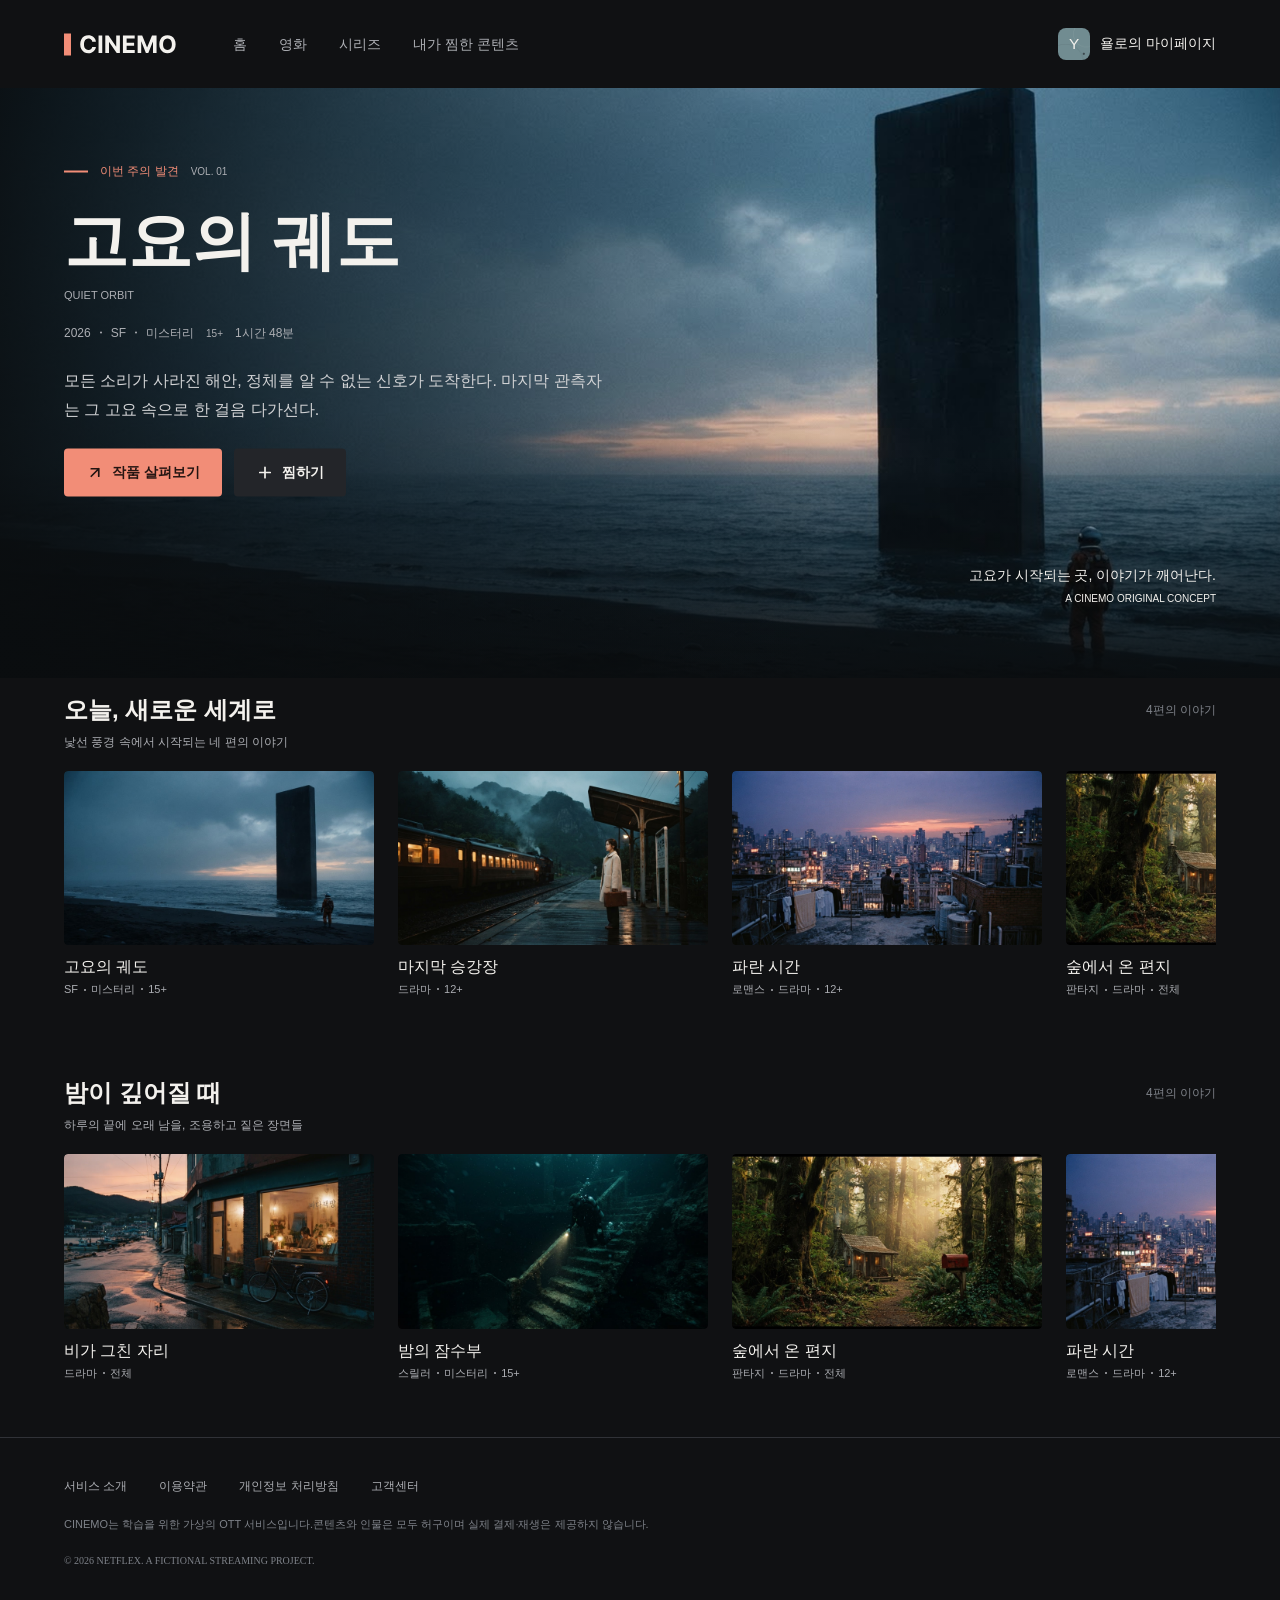
<file: index.html>
<!doctype html>
<html lang="ko">
  <head>
    <meta charset="UTF-8" />
    <meta name="viewport" content="width=device-width, initial-scale=1.0" />
    <title>Cinemo-Home</title>
    <link rel="stylesheet" href="./styles/reset.css" />
    <link rel="stylesheet" href="./styles/style.css" />
  </head>
  <body>
    <header class="header">
      <section class="brand-and-navigation">
        <div class="netflex-identity">
          <h1 class="wordmark">
            <a href="./index.html">
              <svg
                class="brand-mark"
                width="113"
                height="29"
                viewBox="0 0 113 29"
                fill="none"
                xmlns="http://www.w3.org/2000/svg"
              >
                <g clip-path="url(#clip0_2_7727)">
                  <rect y="3.5" width="7" height="22" fill="#F28D77" />
                  <path
                    d="M31.9176 11.6562H28.1847C28.1165 11.1733 27.9773 10.7443 27.767 10.3693C27.5568 9.98864 27.2869 9.66477 26.9574 9.39773C26.6278 9.13068 26.2472 8.92614 25.8153 8.78409C25.3892 8.64205 24.9261 8.57102 24.4261 8.57102C23.5227 8.57102 22.7358 8.79545 22.0653 9.24432C21.3949 9.6875 20.875 10.3352 20.5057 11.1875C20.1364 12.0341 19.9517 13.0625 19.9517 14.2727C19.9517 15.517 20.1364 16.5625 20.5057 17.4091C20.8807 18.2557 21.4034 18.8949 22.0739 19.3267C22.7443 19.7585 23.5199 19.9744 24.4006 19.9744C24.8949 19.9744 25.3523 19.9091 25.7727 19.7784C26.1989 19.6477 26.5767 19.4574 26.9062 19.2074C27.2358 18.9517 27.5085 18.642 27.7244 18.2784C27.946 17.9148 28.0994 17.5 28.1847 17.0341L31.9176 17.0511C31.821 17.8523 31.5795 18.625 31.1932 19.3693C30.8125 20.108 30.2983 20.7699 29.6506 21.3551C29.0085 21.9347 28.2415 22.3949 27.3494 22.7358C26.4631 23.071 25.4602 23.2386 24.3409 23.2386C22.7841 23.2386 21.392 22.8864 20.1648 22.1818C18.9432 21.4773 17.9773 20.4574 17.267 19.1222C16.5625 17.7869 16.2102 16.1705 16.2102 14.2727C16.2102 12.3693 16.5682 10.75 17.2841 9.41477C18 8.07955 18.9716 7.0625 20.1989 6.36364C21.4261 5.65909 22.8068 5.30682 24.3409 5.30682C25.3523 5.30682 26.2898 5.44886 27.1534 5.73295C28.0227 6.01705 28.7926 6.43182 29.4631 6.97727C30.1335 7.51704 30.679 8.17898 31.0994 8.96307C31.5256 9.74716 31.7983 10.6449 31.9176 11.6562ZM38.2543 5.54545V23H34.5639V5.54545H38.2543ZM55.8899 5.54545V23H52.7024L45.1087 12.0142H44.9808V23H41.2905V5.54545H44.5291L52.0632 16.5227H52.2166V5.54545H55.8899ZM58.9389 23V5.54545H70.7003V8.58807H62.6293V12.7472H70.0952V15.7898H62.6293V19.9574H70.7344V23H58.9389ZM73.6342 5.54545H78.1854L82.9922 17.2727H83.1967L88.0035 5.54545H92.5547V23H88.9751V11.6392H88.8303L84.3132 22.9148H81.8757L77.3587 11.5966H77.2138V23H73.6342V5.54545ZM111.635 14.2727C111.635 16.1761 111.274 17.7955 110.553 19.1307C109.837 20.4659 108.859 21.4858 107.621 22.1903C106.388 22.8892 105.001 23.2386 103.462 23.2386C101.911 23.2386 100.518 22.8864 99.2855 22.1818C98.0526 21.4773 97.0781 20.4574 96.3622 19.1222C95.6463 17.7869 95.2884 16.1705 95.2884 14.2727C95.2884 12.3693 95.6463 10.75 96.3622 9.41477C97.0781 8.07955 98.0526 7.0625 99.2855 6.36364C100.518 5.65909 101.911 5.30682 103.462 5.30682C105.001 5.30682 106.388 5.65909 107.621 6.36364C108.859 7.0625 109.837 8.07955 110.553 9.41477C111.274 10.75 111.635 12.3693 111.635 14.2727ZM107.893 14.2727C107.893 13.0398 107.709 12 107.339 11.1534C106.976 10.3068 106.462 9.66477 105.797 9.22727C105.132 8.78977 104.354 8.57102 103.462 8.57102C102.57 8.57102 101.791 8.78977 101.126 9.22727C100.462 9.66477 99.9446 10.3068 99.5753 11.1534C99.2116 12 99.0298 13.0398 99.0298 14.2727C99.0298 15.5057 99.2116 16.5455 99.5753 17.392C99.9446 18.2386 100.462 18.8807 101.126 19.3182C101.791 19.7557 102.57 19.9744 103.462 19.9744C104.354 19.9744 105.132 19.7557 105.797 19.3182C106.462 18.8807 106.976 18.2386 107.339 17.392C107.709 16.5455 107.893 15.5057 107.893 14.2727Z"
                    fill="#F3F1ED"
                  />
                </g>
                <defs>
                  <clipPath id="clip0_2_7727">
                    <rect width="113" height="29" fill="white" />
                  </clipPath>
                </defs>
              </svg>
            </a>
          </h1>
        </div>
        <nav class="primary-navigation">
          <ul>
            <li><a href="./index.html" class="navigation-link">홈</a></li>
            <li><a href="#" class="navigation-link">영화</a></li>
            <li><a href="#" class="navigation-link">시리즈</a></li>
            <li>
              <a href="./mypage.html" class="navigation-link"
                >내가 찜한 콘텐츠</a
              >
            </li>
          </ul>
        </nav>
        <div>
          <a href="./mypage.html" class="my-page-link">
            <span class="avatar-y">Y</span>

            <span class="profile-link">욜로의 마이페이지</span>
          </a>
        </div>
      </section>
    </header>
    <main>
      <section class="featured-film">
        <img
          class="hero-quiet-orbit"
          src="./assets/img/quiet-orbit.png"
          alt="어두운 바닷가에 거대한 비석이 서 있고 그 앞에서 한명의 사람이 바라보고 있다"
        />
        <div class="absolute-part">
          <div class="featured-story">
            <div class="editorial-label">
              <span class="collection-label">이번 주의 발견</span>
              <span class="collection-number">VOL. 01</span>
            </div>

            <div class="film-title">
              <h2 class="korean-title">고요의 궤도</h2>
              <p class="english-title">QUIET ORBIT</p>
            </div>

            <div class="film-metadata">
              <p class="year-and-genre">
                <span class="year deco-dot">2026</span>
                <span class="genre deco-dot">SF</span>
                <span class="genre deco-dot">미스터리</span>
              </p>
              <p class="age-rating">15+</p>
              <p class="duration">1시간 48분</p>
            </div>

            <p class="synopsis">
              모든 소리가 사라진 해안, 정체를 알 수 없는 신호가 도착한다. 마지막
              관측자는 그 고요 속으로 한 걸음 다가선다.
            </p>

            <div class="film-actions">
              <button type="button" class="button-detail">
                <svg
                  class="arrow-up-right"
                  width="18"
                  height="18"
                  viewBox="0 0 18 18"
                  fill="none"
                  xmlns="http://www.w3.org/2000/svg"
                >
                  <path
                    d="M12.7494 12.7494V5.2506H5.25061M12.7494 5.2506L5.25061 12.7494"
                    stroke-width="1.7"
                    stroke-linecap="round"
                    stroke="#241512"
                  />
                </svg>

                작품 살펴보기
              </button>

              <button type="button" class="button-save">
                <svg
                  class="plus"
                  width="18"
                  height="18"
                  viewBox="0 0 18 18"
                  fill="none"
                  xmlns="http://www.w3.org/2000/svg"
                >
                  <path
                    d="M3.74939 9H8.99999M8.99999 9H14.2506M8.99999 9V3.7494M8.99999 9V14.2506"
                    stroke-width="1.7"
                    stroke-linecap="round"
                    stroke="#F3F1ED"
                  />
                </svg>

                찜하기
              </button>
            </div>
          </div>

          <div class="editorial-aside">
            <p class="editorial-quote">
              고요가 시작되는 곳, 이야기가 깨어난다.
            </p>
            <p class="collection-description">A CINEMO ORIGINAL CONCEPT</p>
          </div>
        </div>
      </section>

      <ul class="browse-collections">
        <li class="content-collection">
          <div class="collection-introduction">
            <div class="section-heading">
              <h2 class="title">오늘, 새로운 세계로</h2>
              <p class="section-note">4편의 이야기</p>
            </div>
            <p class="collection-description">
              낯선 풍경 속에서 시작되는 네 편의 이야기
            </p>
          </div>

          <ul class="horizontal-scroll-content">
            <li>
              <a href="#" class="content-card">
                <div class="artbox">
                  <img
                    class="artwork"
                    src="./assets/img/quiet-orbit.png"
                    alt="어두운 바닷가에 거대한 비석이 서 있고 그 앞에서 한명의 사람이 바라보고 있다"
                  />
                </div>
                <div class="content-details">
                  <h3 class="title">고요의 궤도</h3>
                  <p class="metadata">
                    <span class="deco-dot">SF</span>
                    <span class="deco-dot">미스터리</span>
                    <span class="deco-dot">15+</span>
                  </p>
                </div>
              </a>
            </li>

            <li>
              <a href="#" class="content-card">
                <div class="artbox">
                  <img
                    class="artwork"
                    src="./assets/img/last-platform.png"
                    alt="아두운 간이역에서 코트를 입고 서류 가방을 든 여성이 기차를 기다리고 있다."
                  />
                </div>
                <div class="content-details">
                  <h3 class="title">마지막 승강장</h3>
                  <p class="metadata">
                    <span class="deco-dot">드라마</span>
                    <span class="deco-dot">12+</span>
                  </p>
                </div>
              </a>
            </li>

            <li>
              <a href="#" class="content-card">
                <div class="artbox">
                  <img
                    class="artwork"
                    src="./assets/img/blue-hour.png"
                    alt="해질녘 어느 건물의 옥상에서 도시의 전경을 바라보는 남녀"
                  />
                </div>

                <div class="content-details">
                  <h3 class="title">파란 시간</h3>
                  <p class="metadata">
                    <span class="deco-dot">로맨스</span>
                    <span class="deco-dot">드라마</span>
                    <span class="deco-dot">12+</span>
                  </p>
                </div>
              </a>
            </li>

            <li>
              <a href="#" class="content-card">
                <div class="artbox">
                  <img
                    class="artwork"
                    src="./assets/img/forest-letter.png"
                    alt="울창한 숲 속 오두막에 빛이 내리쬐고 있다."
                  />
                </div>
                <div class="content-details">
                  <h3 class="title">숲에서 온 편지</h3>
                  <p class="metadata">
                    <span class="deco-dot">판타지</span>
                    <span class="deco-dot">드라마</span>
                    <span class="deco-dot">전체</span>
                  </p>
                </div>
              </a>
            </li>
          </ul>
        </li>

        <li class="content-collection">
          <div class="collection-introduction">
            <div class="section-heading">
              <h2 class="title">밤이 깊어질 때</h2>
              <p class="section-note">4편의 이야기</p>
            </div>
            <p class="collection-description">
              하루의 끝에 오래 남을, 조용하고 짙은 장면들
            </p>
          </div>

          <ul class="horizontal-scroll-content">
            <li>
              <a href="#" class="content-card">
                <div class="artbox">
                  <img
                    class="artwork"
                    src="./assets/img/after-rain.png"
                    alt="해질녘거리 바다 책방이라는 가게 안에서 남성이 책을 읽고 있다"
                  />
                </div>
                <div class="content-details">
                  <h3 class="title">비가 그친 자리</h3>
                  <p class="metadata">
                    <span class="deco-dot">드라마</span>
                    <span class="deco-dot">전체</span>
                  </p>
                </div>
              </a>
            </li>

            <li>
              <a href="#" class="content-card">
                <div class="artbox">
                  <img
                    class="artwork"
                    src="./assets/img/night-diver.png"
                    alt="바닷속 계단에 잠수부가 난간을 잡고 내려가고 있다"
                  />
                </div>
                <div class="content-details">
                  <h3 class="title">밤의 잠수부</h3>
                  <p class="metadata">
                    <span class="deco-dot">스릴러</span>
                    <span class="deco-dot">미스터리</span>
                    <span class="deco-dot">15+</span>
                  </p>
                </div>
              </a>
            </li>

            <li>
              <a href="#" class="content-card">
                <div class="artbox">
                  <img
                    class="artwork"
                    src="./assets/img/forest-letter.png"
                    alt="울창한 숲 속 오두막에 빛이 내리쬐고 있다."
                  />
                </div>
                <div class="content-details">
                  <h3 class="title">숲에서 온 편지</h3>
                  <p class="metadata">
                    <span class="deco-dot">판타지</span>
                    <span class="deco-dot">드라마</span>
                    <span class="deco-dot">전체</span>
                  </p>
                </div>
              </a>
            </li>

            <li>
              <a href="#" class="content-card">
                <div class="artbox">
                  <img
                    class="artwork"
                    src="./assets/img/blue-hour.png"
                    alt="해질녘 어느 건물의 옥상에서 도시의 전경을 바라보는 남녀"
                  />
                </div>

                <div class="content-details">
                  <h3 class="title">파란 시간</h3>
                  <p class="metadata">
                    <span class="deco-dot">로맨스</span>
                    <span class="deco-dot">드라마</span>
                    <span class="deco-dot">12+</span>
                  </p>
                </div>
              </a>
            </li>
          </ul>
        </li>
      </ul>
    </main>
    <footer>
      <div class="footer">
        <nav class="footer-navigation">
          <a href="#" class="footer-link">서비스 소개</a>
          <a href="#" class="footer-link">이용약관</a>
          <a href="#" class="footer-link">개인정보 처리방침</a>
          <a href="#" class="footer-link">고객센터</a>
        </nav>
        <p class="project-notice">
          <span>CINEMO는 학습을 위한 가상의 OTT 서비스입니다.</span>
          <span
            >콘텐츠와 인물은 모두 허구이며 실제 결제·재생은 제공하지
            않습니다.</span
          >
        </p>
        <p class="copyright">© 2026 NETFLEX. A FICTIONAL STREAMING PROJECT.</p>
      </div>
    </footer>
  </body>
</html>
</file>
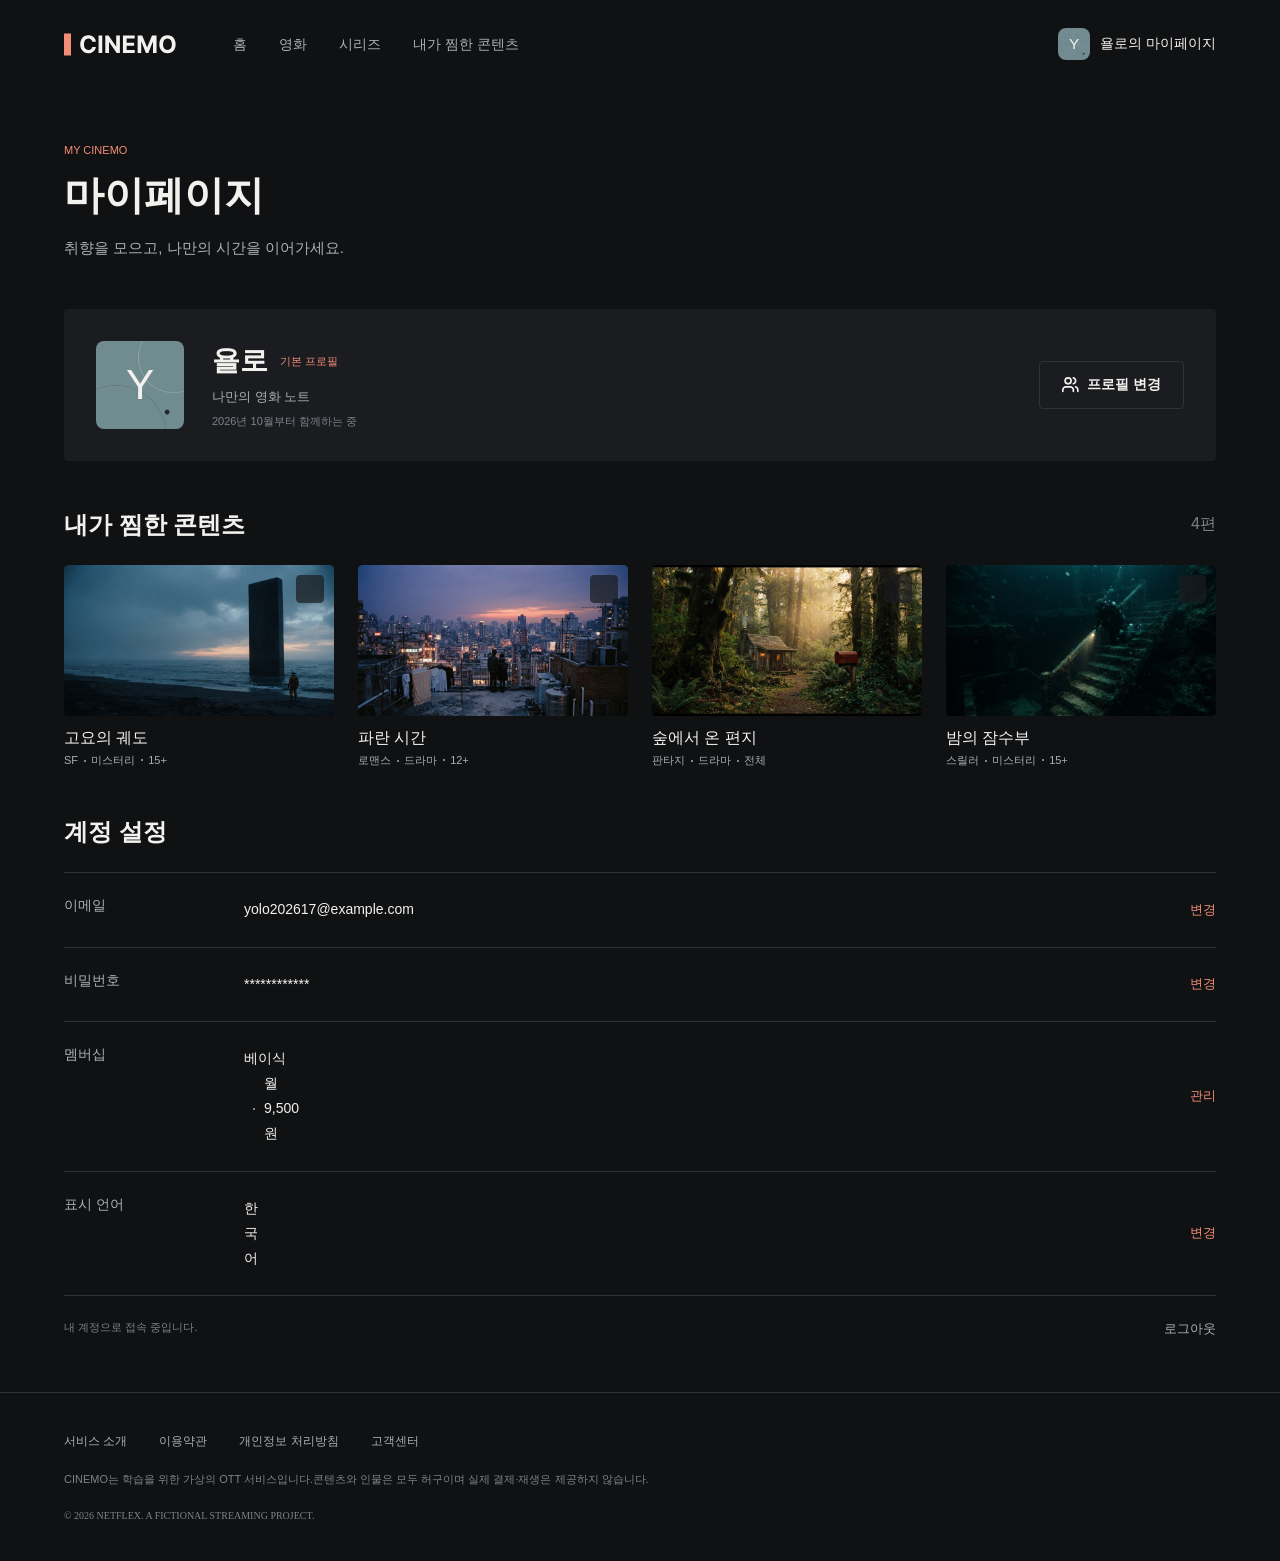
<file: mypage.html>
<!doctype html>
<html lang="ko">
  <head>
    <meta charset="UTF-8" />
    <meta name="viewport" content="width=device-width, initial-scale=1.0" />
    <title>Cinemo-My Page</title>
    <link rel="stylesheet" href="./styles/reset.css" />
    <link rel="stylesheet" href="./styles/style.css" />
  </head>
  <body class="mypage-sellection">
    <header class="header">
      <section class="brand-and-navigation">
        <div class="netflex-identity">
          <h1 class="wordmark">
            <a href="./index.html">
              <svg
                class="brand-mark"
                width="113"
                height="29"
                viewBox="0 0 113 29"
                fill="none"
                xmlns="http://www.w3.org/2000/svg"
              >
                <g clip-path="url(#clip0_2_7727)">
                  <rect y="3.5" width="7" height="22" fill="#F28D77" />
                  <path
                    d="M31.9176 11.6562H28.1847C28.1165 11.1733 27.9773 10.7443 27.767 10.3693C27.5568 9.98864 27.2869 9.66477 26.9574 9.39773C26.6278 9.13068 26.2472 8.92614 25.8153 8.78409C25.3892 8.64205 24.9261 8.57102 24.4261 8.57102C23.5227 8.57102 22.7358 8.79545 22.0653 9.24432C21.3949 9.6875 20.875 10.3352 20.5057 11.1875C20.1364 12.0341 19.9517 13.0625 19.9517 14.2727C19.9517 15.517 20.1364 16.5625 20.5057 17.4091C20.8807 18.2557 21.4034 18.8949 22.0739 19.3267C22.7443 19.7585 23.5199 19.9744 24.4006 19.9744C24.8949 19.9744 25.3523 19.9091 25.7727 19.7784C26.1989 19.6477 26.5767 19.4574 26.9062 19.2074C27.2358 18.9517 27.5085 18.642 27.7244 18.2784C27.946 17.9148 28.0994 17.5 28.1847 17.0341L31.9176 17.0511C31.821 17.8523 31.5795 18.625 31.1932 19.3693C30.8125 20.108 30.2983 20.7699 29.6506 21.3551C29.0085 21.9347 28.2415 22.3949 27.3494 22.7358C26.4631 23.071 25.4602 23.2386 24.3409 23.2386C22.7841 23.2386 21.392 22.8864 20.1648 22.1818C18.9432 21.4773 17.9773 20.4574 17.267 19.1222C16.5625 17.7869 16.2102 16.1705 16.2102 14.2727C16.2102 12.3693 16.5682 10.75 17.2841 9.41477C18 8.07955 18.9716 7.0625 20.1989 6.36364C21.4261 5.65909 22.8068 5.30682 24.3409 5.30682C25.3523 5.30682 26.2898 5.44886 27.1534 5.73295C28.0227 6.01705 28.7926 6.43182 29.4631 6.97727C30.1335 7.51704 30.679 8.17898 31.0994 8.96307C31.5256 9.74716 31.7983 10.6449 31.9176 11.6562ZM38.2543 5.54545V23H34.5639V5.54545H38.2543ZM55.8899 5.54545V23H52.7024L45.1087 12.0142H44.9808V23H41.2905V5.54545H44.5291L52.0632 16.5227H52.2166V5.54545H55.8899ZM58.9389 23V5.54545H70.7003V8.58807H62.6293V12.7472H70.0952V15.7898H62.6293V19.9574H70.7344V23H58.9389ZM73.6342 5.54545H78.1854L82.9922 17.2727H83.1967L88.0035 5.54545H92.5547V23H88.9751V11.6392H88.8303L84.3132 22.9148H81.8757L77.3587 11.5966H77.2138V23H73.6342V5.54545ZM111.635 14.2727C111.635 16.1761 111.274 17.7955 110.553 19.1307C109.837 20.4659 108.859 21.4858 107.621 22.1903C106.388 22.8892 105.001 23.2386 103.462 23.2386C101.911 23.2386 100.518 22.8864 99.2855 22.1818C98.0526 21.4773 97.0781 20.4574 96.3622 19.1222C95.6463 17.7869 95.2884 16.1705 95.2884 14.2727C95.2884 12.3693 95.6463 10.75 96.3622 9.41477C97.0781 8.07955 98.0526 7.0625 99.2855 6.36364C100.518 5.65909 101.911 5.30682 103.462 5.30682C105.001 5.30682 106.388 5.65909 107.621 6.36364C108.859 7.0625 109.837 8.07955 110.553 9.41477C111.274 10.75 111.635 12.3693 111.635 14.2727ZM107.893 14.2727C107.893 13.0398 107.709 12 107.339 11.1534C106.976 10.3068 106.462 9.66477 105.797 9.22727C105.132 8.78977 104.354 8.57102 103.462 8.57102C102.57 8.57102 101.791 8.78977 101.126 9.22727C100.462 9.66477 99.9446 10.3068 99.5753 11.1534C99.2116 12 99.0298 13.0398 99.0298 14.2727C99.0298 15.5057 99.2116 16.5455 99.5753 17.392C99.9446 18.2386 100.462 18.8807 101.126 19.3182C101.791 19.7557 102.57 19.9744 103.462 19.9744C104.354 19.9744 105.132 19.7557 105.797 19.3182C106.462 18.8807 106.976 18.2386 107.339 17.392C107.709 16.5455 107.893 15.5057 107.893 14.2727Z"
                    fill="#F3F1ED"
                  />
                </g>
                <defs>
                  <clipPath id="clip0_2_7727">
                    <rect width="113" height="29" fill="white" />
                  </clipPath>
                </defs>
              </svg>
            </a>
          </h1>
        </div>
        <nav class="primary-navigation">
          <ul>
            <li><a href="./index.html" class="navigation-link">홈</a></li>
            <li><a href="#" class="navigation-link">영화</a></li>
            <li><a href="#" class="navigation-link">시리즈</a></li>
            <li>
              <a href="./mypage.html" class="navigation-link"
                >내가 찜한 콘텐츠</a
              >
            </li>
          </ul>
        </nav>
        <div>
          <a href="./mypage.html" class="my-page-link">
            <span class="avatar-y">Y</span>

            <span class="profile-link">욜로의 마이페이지</span>
          </a>
        </div>
      </section>
    </header>
    <main class="my-page-content">
      <section class="page-introduction">
        <p class="eyebrow">MY CINEMO</p>
        <h2 class="page-title">마이페이지</h2>
        <p class="description">취향을 모으고, 나만의 시간을 이어가세요.</p>
      </section>

      <div class="user-profile-panel">
        <div class="profile-information">
          <p class="avatar-y">Y</p>
          <div class="user-details">
            <div class="profile-heading">
              <p class="name">욜로</p>
              <p class="profile-badge">기본 프로필</p>
            </div>
            <p class="personal-caption">나만의 영화 노트</p>
            <p class="member-since">2026년 10월부터 함께하는 중</p>
          </div>
        </div>
        <div class="profile-actions">
          <p class="membership-data">2026.10 가입</p>
          <a href="./profile.html" class="btn-profile-edit">
            <svg
              class="users"
              width="17"
              height="16"
              viewBox="0 0 17 16"
              fill="none"
              xmlns="http://www.w3.org/2000/svg"
            >
              <path
                d="M11.3508 14.35V12.85C11.3508 12.0543 11.0347 11.2913 10.4721 10.7287C9.90941 10.166 9.14629 9.84998 8.35058 9.84998H3.85022C3.0545 9.84998 2.29138 10.166 1.72873 10.7287C1.16607 11.2913 0.849976 12.0543 0.849976 12.85V14.35M11.3508 0.945923C11.9942 1.1127 12.564 1.48837 12.9707 2.01397C13.3775 2.53957 13.5981 3.18534 13.5981 3.84992C13.5981 4.51451 13.3775 5.16028 12.9707 5.68588C12.564 6.21147 11.9942 6.58715 11.3508 6.75392M15.8512 14.3499V12.8499C15.8507 12.1852 15.6294 11.5395 15.2221 11.0141C14.8149 10.4888 14.2446 10.1136 13.601 9.94739M9.10064 3.84998C9.10064 5.50683 7.75738 6.84998 6.1004 6.84998C4.44341 6.84998 3.10016 5.50683 3.10016 3.84998C3.10016 2.19312 4.44341 0.849976 6.1004 0.849976C7.75738 0.849976 9.10064 2.19312 9.10064 3.84998Z"
                stroke-width="1.7"
                stroke-linecap="round"
                stroke="#F3F1ED"
              />
            </svg>
            <span class="label">프로필 변경</span>
          </a>
        </div>
      </div>

      <section class="saved-content">
        <div class="section-heading">
          <h3 class="title">내가 찜한 콘텐츠</h3>
          <p class="section-note">4편</p>
        </div>

        <ul class="saved-content-grid">
          <li class="content-card">
            <div class="artwork-container">
              <div class="artbox">
                <img
                  class="artwork"
                  src="./assets/img/quiet-orbit.png"
                  alt="어두운 바닷가에 거대한 비석이 서 있고 그 앞에서 한명의 사람이 바라보고 있다"
                />
                <input type="checkbox" id="check-quite-orbit" />
                <label for="check-quite-orbit">
                  <svg
                    width="28"
                    height="28"
                    viewBox="0 0 28 28"
                    fill="none"
                    xmlns="http://www.w3.org/2000/svg"
                  >
                    <rect
                      width="28"
                      height="28"
                      rx="4"
                      fill="#101113"
                      fill-opacity="0.85098"
                    />
                    <path
                      d="M19.3328 10L12.0002 17.3328L8.66721 13.9997"
                      stroke-width="1.7"
                      stroke-linecap="round"
                      stroke="#F28D77"
                    />
                  </svg>
                </label>
              </div>
            </div>

            <div class="content-details">
              <h4 class="title">고요의 궤도</h4>
              <p class="metadata">
                <span class="deco-dot">SF</span>
                <span class="deco-dot">미스터리</span>
                <span class="deco-dot">15+</span>
              </p>
            </div>
          </li>

          <li class="content-card">
            <div class="artwork-container">
              <div class="artbox">
                <img
                  class="artwork"
                  src="./assets/img/blue-hour.png"
                  alt="해질녘 어느 건물의 옥상에서 도시의 전경을 바라보는 남녀"
                />
                <input type="checkbox" id="check-blue-hour" />
                <label for="check-blue-hour">
                  <svg
                    width="28"
                    height="28"
                    viewBox="0 0 28 28"
                    fill="none"
                    xmlns="http://www.w3.org/2000/svg"
                  >
                    <rect
                      width="28"
                      height="28"
                      rx="4"
                      fill="#101113"
                      fill-opacity="0.85098"
                    />
                    <path
                      d="M19.3328 10L12.0002 17.3328L8.66721 13.9997"
                      stroke-width="1.7"
                      stroke-linecap="round"
                      stroke="#F28D77"
                    />
                  </svg>
                </label>
              </div>
            </div>

            <div class="content-details">
              <h4 class="title">파란 시간</h4>
              <p class="metadata">
                <span class="deco-dot">로맨스</span>
                <span class="deco-dot">드라마</span>
                <span class="deco-dot">12+</span>
              </p>
            </div>
          </li>

          <li class="content-card">
            <div class="artwork-container">
              <div class="artbox">
                <img
                  class="artwork"
                  src="./assets/img/forest-letter.png"
                  alt="울창한 숲 속 오두막에 빛이 내리쬐고 있다."
                />
                <input type="checkbox" id="check-forest-letter" />
                <label for="check-forest-letter">
                  <svg
                    width="28"
                    height="28"
                    viewBox="0 0 28 28"
                    fill="none"
                    xmlns="http://www.w3.org/2000/svg"
                  >
                    <rect
                      width="28"
                      height="28"
                      rx="4"
                      fill="#101113"
                      fill-opacity="0.85098"
                    />
                    <path
                      d="M19.3328 10L12.0002 17.3328L8.66721 13.9997"
                      stroke-width="1.7"
                      stroke-linecap="round"
                      stroke="#F28D77"
                    />
                  </svg>
                </label>
              </div>
            </div>
            <div class="content-details">
              <h4 class="title">숲에서 온 편지</h4>
              <p class="metadata">
                <span class="deco-dot">판타지</span>
                <span class="deco-dot">드라마</span>
                <span class="deco-dot">전체</span>
              </p>
            </div>
          </li>

          <li class="content-card">
            <div class="artwork-container">
              <div class="artbox">
                <img
                  class="artwork"
                  src="./assets/img/night-diver.png"
                  alt="바닷속 계단에 잠수부가 난간을 잡고 내려가고 있다"
                />
                <input type="checkbox" id="check-night-diver" />
                <label for="check-night-diver">
                  <svg
                    width="28"
                    height="28"
                    viewBox="0 0 28 28"
                    fill="none"
                    xmlns="http://www.w3.org/2000/svg"
                  >
                    <rect
                      width="28"
                      height="28"
                      rx="4"
                      fill="#101113"
                      fill-opacity="0.85098"
                    />
                    <path
                      d="M19.3328 10L12.0002 17.3328L8.66721 13.9997"
                      stroke-width="1.7"
                      stroke-linecap="round"
                      stroke="#F28D77"
                    />
                  </svg>
                </label>
              </div>
            </div>
            <div class="content-details">
              <h4 class="title">밤의 잠수부</h4>
              <p class="metadata">
                <span class="deco-dot">스릴러</span>
                <span class="deco-dot">미스터리</span>
                <span class="deco-dot">15+</span>
              </p>
            </div>
          </li>
        </ul>
      </section>

      <section class="account-settings">
        <div class="section-heading">
          <h3 class="title">계정 설정</h3>
        </div>

        <ul class="settings-list">
          <li class="account-setting-row">
            <div class="setting-details">
              <p class="setting-label">이메일</p>
              <p class="setting-value">yolo202617@example.com</p>
            </div>
            <a href="#" class="setting-action">변경</a>
          </li>

          <li class="account-setting-row">
            <div class="setting-details">
              <p class="setting-label">비밀번호</p>
              <p class="setting-value">************</p>
            </div>
            <a href="#" class="setting-action">변경</a>
          </li>

          <li class="account-setting-row">
            <div class="setting-details">
              <p class="setting-label">멤버십</p>
              <p class="setting-value">
                <span class="deco-dot">베이식</span>
                <span class="deco-dot">월 9,500원</span>
              </p>
            </div>
            <a href="#" class="setting-action">관리</a>
          </li>

          <li class="account-setting-row">
            <div class="setting-details">
              <p class="setting-label">표시 언어</p>
              <p class="setting-value">한국어</p>
            </div>
            <a href="#" class="setting-action">변경</a>
          </li>
        </ul>

        <div class="session-actions">
          <p class="session-note">내 계정으로 접속 중입니다.</p>
          <a href="#" class="logout-link">로그아웃</a>
        </div>
      </section>
    </main>

    <footer>
      <div class="footer">
        <nav class="footer-navigation">
          <a href="#" class="footer-link">서비스 소개</a>
          <a href="#" class="footer-link">이용약관</a>
          <a href="#" class="footer-link">개인정보 처리방침</a>
          <a href="#" class="footer-link">고객센터</a>
        </nav>
        <p class="project-notice">
          <span>CINEMO는 학습을 위한 가상의 OTT 서비스입니다.</span>
          <span
            >콘텐츠와 인물은 모두 허구이며 실제 결제·재생은 제공하지
            않습니다.</span
          >
        </p>
        <p class="copyright">© 2026 NETFLEX. A FICTIONAL STREAMING PROJECT.</p>
      </div>
    </footer>
  </body>
</html>
</file>
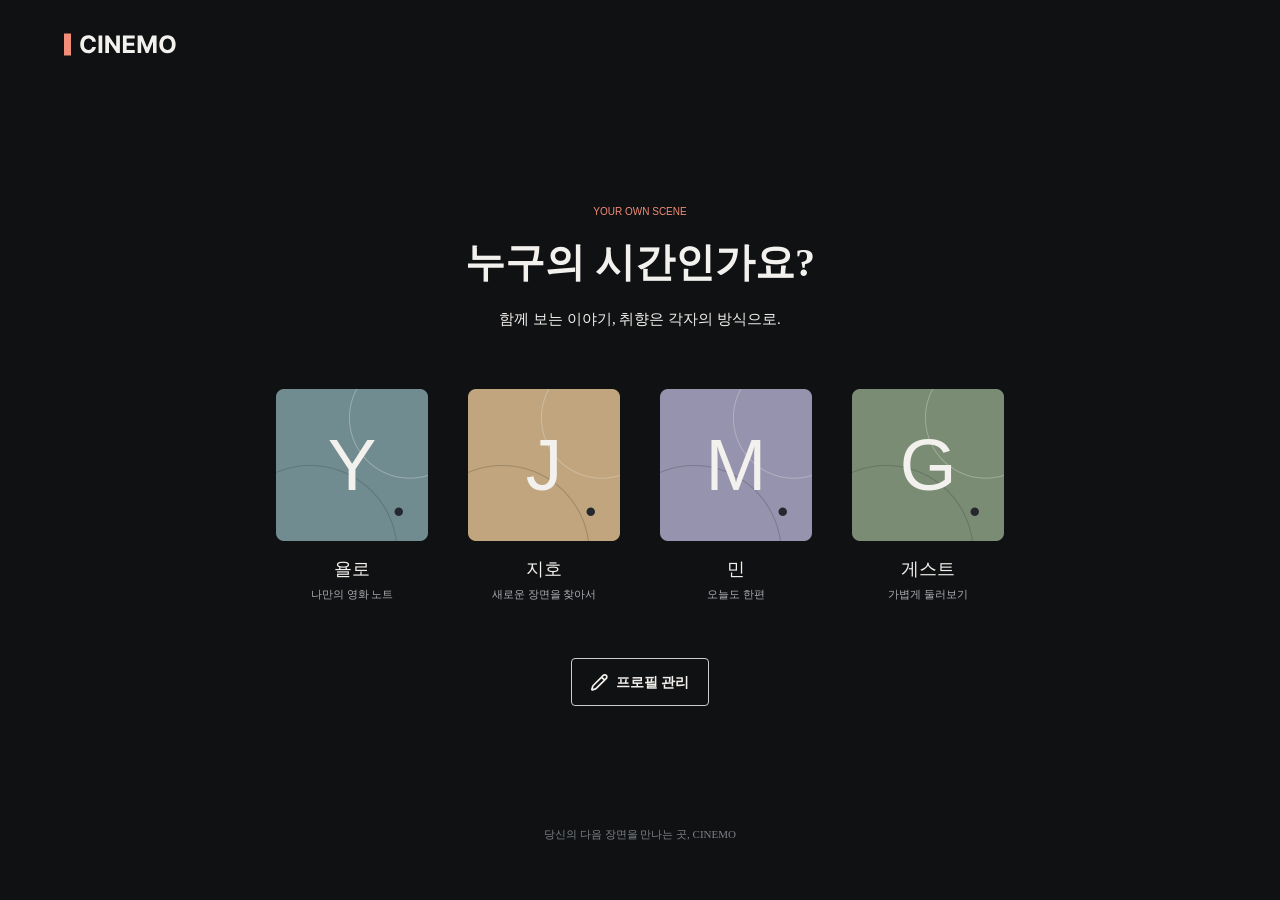
<file: profile.html>
<!doctype html>
<html lang="ko">
  <head>
    <meta charset="UTF-8" />
    <meta name="viewport" content="width=device-width, initial-scale=1.0" />
    <title>Cinemo-Profile</title>
    <link rel="stylesheet" href="./styles/style.css" />
    <link rel="stylesheet" href="./styles/reset.css" />
  </head>
  <body class="profile-body">
    <header class="profile-header">
      <section class="brand-and-navigation">
        <div class="netflex-identity">
          <h1 class="wordmark">
            <a href="./index.html">
              <svg
                class="brand-mark"
                width="113"
                height="29"
                viewBox="0 0 113 29"
                fill="none"
                xmlns="http://www.w3.org/2000/svg"
              >
                <g clip-path="url(#clip0_2_7727)">
                  <rect y="3.5" width="7" height="22" fill="#F28D77" />
                  <path
                    d="M31.9176 11.6562H28.1847C28.1165 11.1733 27.9773 10.7443 27.767 10.3693C27.5568 9.98864 27.2869 9.66477 26.9574 9.39773C26.6278 9.13068 26.2472 8.92614 25.8153 8.78409C25.3892 8.64205 24.9261 8.57102 24.4261 8.57102C23.5227 8.57102 22.7358 8.79545 22.0653 9.24432C21.3949 9.6875 20.875 10.3352 20.5057 11.1875C20.1364 12.0341 19.9517 13.0625 19.9517 14.2727C19.9517 15.517 20.1364 16.5625 20.5057 17.4091C20.8807 18.2557 21.4034 18.8949 22.0739 19.3267C22.7443 19.7585 23.5199 19.9744 24.4006 19.9744C24.8949 19.9744 25.3523 19.9091 25.7727 19.7784C26.1989 19.6477 26.5767 19.4574 26.9062 19.2074C27.2358 18.9517 27.5085 18.642 27.7244 18.2784C27.946 17.9148 28.0994 17.5 28.1847 17.0341L31.9176 17.0511C31.821 17.8523 31.5795 18.625 31.1932 19.3693C30.8125 20.108 30.2983 20.7699 29.6506 21.3551C29.0085 21.9347 28.2415 22.3949 27.3494 22.7358C26.4631 23.071 25.4602 23.2386 24.3409 23.2386C22.7841 23.2386 21.392 22.8864 20.1648 22.1818C18.9432 21.4773 17.9773 20.4574 17.267 19.1222C16.5625 17.7869 16.2102 16.1705 16.2102 14.2727C16.2102 12.3693 16.5682 10.75 17.2841 9.41477C18 8.07955 18.9716 7.0625 20.1989 6.36364C21.4261 5.65909 22.8068 5.30682 24.3409 5.30682C25.3523 5.30682 26.2898 5.44886 27.1534 5.73295C28.0227 6.01705 28.7926 6.43182 29.4631 6.97727C30.1335 7.51704 30.679 8.17898 31.0994 8.96307C31.5256 9.74716 31.7983 10.6449 31.9176 11.6562ZM38.2543 5.54545V23H34.5639V5.54545H38.2543ZM55.8899 5.54545V23H52.7024L45.1087 12.0142H44.9808V23H41.2905V5.54545H44.5291L52.0632 16.5227H52.2166V5.54545H55.8899ZM58.9389 23V5.54545H70.7003V8.58807H62.6293V12.7472H70.0952V15.7898H62.6293V19.9574H70.7344V23H58.9389ZM73.6342 5.54545H78.1854L82.9922 17.2727H83.1967L88.0035 5.54545H92.5547V23H88.9751V11.6392H88.8303L84.3132 22.9148H81.8757L77.3587 11.5966H77.2138V23H73.6342V5.54545ZM111.635 14.2727C111.635 16.1761 111.274 17.7955 110.553 19.1307C109.837 20.4659 108.859 21.4858 107.621 22.1903C106.388 22.8892 105.001 23.2386 103.462 23.2386C101.911 23.2386 100.518 22.8864 99.2855 22.1818C98.0526 21.4773 97.0781 20.4574 96.3622 19.1222C95.6463 17.7869 95.2884 16.1705 95.2884 14.2727C95.2884 12.3693 95.6463 10.75 96.3622 9.41477C97.0781 8.07955 98.0526 7.0625 99.2855 6.36364C100.518 5.65909 101.911 5.30682 103.462 5.30682C105.001 5.30682 106.388 5.65909 107.621 6.36364C108.859 7.0625 109.837 8.07955 110.553 9.41477C111.274 10.75 111.635 12.3693 111.635 14.2727ZM107.893 14.2727C107.893 13.0398 107.709 12 107.339 11.1534C106.976 10.3068 106.462 9.66477 105.797 9.22727C105.132 8.78977 104.354 8.57102 103.462 8.57102C102.57 8.57102 101.791 8.78977 101.126 9.22727C100.462 9.66477 99.9446 10.3068 99.5753 11.1534C99.2116 12 99.0298 13.0398 99.0298 14.2727C99.0298 15.5057 99.2116 16.5455 99.5753 17.392C99.9446 18.2386 100.462 18.8807 101.126 19.3182C101.791 19.7557 102.57 19.9744 103.462 19.9744C104.354 19.9744 105.132 19.7557 105.797 19.3182C106.462 18.8807 106.976 18.2386 107.339 17.392C107.709 16.5455 107.893 15.5057 107.893 14.2727Z"
                    fill="#F3F1ED"
                  />
                </g>
                <defs>
                  <clipPath id="clip0_2_7727">
                    <rect width="113" height="29" fill="white" />
                  </clipPath>
                </defs>
              </svg>
            </a>
          </h1>
        </div>
      </section>
    </header>
    <main class="profile-selection">
      <div class="profile-introduction">
        <p class="eyebrow">YOUR OWN SCENE</p>
        <p class="page-title">누구의 시간인가요?</p>
        <p class="description">함께 보는 이야기, 취향은 각자의 방식으로.</p>
      </div>
      <ul class="profile-options">
        <li>
          <a href="./index.html" class="profile-card">
            <div class="profile-y">
              <span class="img-text">Y</span>
            </div>

            <div class="profile-name">
              <p class="name">욜로</p>
              <p class="personal-caption">나만의 영화 노트</p>
            </div>
          </a>
        </li>
        <li>
          <a href="#" class="profile-card">
            <div class="profile-j">
              <span class="img-text">J</span>
            </div>
            <div class="profile-name">
              <p class="name">지호</p>
              <p class="personal-caption">새로운 장면을 찾아서</p>
            </div>
          </a>
        </li>
        <li>
          <a href="#" class="profile-card">
            <div class="profile-m">
              <span class="img-text">M</span>
            </div>
            <div class="profile-name">
              <p class="name">민</p>
              <p class="personal-caption">오늘도 한편</p>
            </div>
          </a>
        </li>
        <li>
          <a href="#" class="profile-card">
            <div class="profile-g">
              <span class="img-text">G</span>
            </div>
            <div class="profile-name">
              <p class="name">게스트</p>
              <p class="personal-caption">가볍게 둘러보기</p>
            </div>
          </a>
        </li>
      </ul>
      <div class="button">
        <button>
          <svg
            width="17"
            height="17"
            viewBox="0 0 17 17"
            fill="none"
            xmlns="http://www.w3.org/2000/svg"
          >
            <path
              d="M10.6009 3.10006L10.606 3.10524M10.606 3.10524L13.5961 6.095M10.606 3.10524L12.242 1.46912C12.6385 1.0727 13.1764 0.850027 13.7371 0.850098C14.2979 0.850168 14.8356 1.07297 15.2321 1.4695C15.6286 1.86602 15.8513 2.40379 15.8512 2.96449C15.8511 3.52519 15.6283 4.0629 15.2317 4.45932L13.5961 6.095M10.606 3.10524L2.23157 11.4807C2.05742 11.6543 1.92863 11.8681 1.85654 12.1032L0.865703 15.3671C0.846317 15.432 0.844853 15.5009 0.861466 15.5665C0.878078 15.6321 0.912147 15.692 0.960058 15.7399C1.00797 15.7877 1.06794 15.8217 1.1336 15.8382C1.19925 15.8547 1.26816 15.8531 1.33299 15.8336L4.59804 14.8436C4.83293 14.7722 5.04671 14.6442 5.22059 14.4709L13.5961 6.095M13.5961 6.095L13.6011 6.10001"
              stroke-width="1.7"
              stroke-linecap="round"
              stroke="#F3F1ED"
            />
          </svg>
          프로필 관리
        </button>
      </div>
    </main>
    <footer class="profile-footer">
      <p class="project-note">당신의 다음 장면을 만나는 곳, CINEMO</p>
    </footer>
  </body>
</html>
</file>
<file: styles/style.css>
:root {
  /*색*/
  --background-color: #101113;
  --sf-color: #1a1c1f;
  --tx-color: #f3f1ed;
  --tx-bt-pr-color: #241512;
  --se-color: #acaeb3;
  --wc-color: #f28d77;
  --bd-color: #303237;
  --bt-se-color: #232529;

  /*글자 크기(데스크톱)*/
  --fontsize-dt-hero: 64px;
  --fontsize-dt-title: 40px;
  --fontsize-dt-section: 24px;
  --fontsize-dt-main: 16px;
  --fontsize-secondary: 12px;
  --fontsize-button: 14px;

  /*글자 크기(모바일)*/
  --fontsize-mb-hero: 40px;
  --fontsize-mb-title: 30px;
  --fontsize-mb-section: 20px;
  --fontsize-mb-main: 14px;

  /*모서리*/
  --border-radious-card_button: 4px;
  --border-radious-profile: 8px;
}

body {
  background: var(--background-color);
  color: var(--tx-color);
  font-family: "Noto Sans KR", sans-serif;
  font-size: var(--fontsize-dt-main);
  line-height: normal;
}
button {
  height: 48px;
  white-space: nowrap;
  border-radius: var(--border-radious-card_button);
  font-size: var(--fontsize-button);
  font-weight: 700;
}

/*Header*/
.header {
  max-width: 1440px;
  margin: 0 auto;

  display: flex;
  align-items: center;
  padding: 28px 64px;
  gap: 56px;

  line-height: normal;
}

.profile-header {
  width: 100%;
  max-width: 1440px;
  margin: 0 auto;
  height: 88px;

  display: flex;
  align-items: center;

  padding: 0 64px;
}

.brand-and-navigation {
  width: 100%;
  height: fit-content;
  display: flex;
  flex-wrap: nowrap;
  align-items: center;
  gap: 56px;
}

.netflex-identity {
  flex-shrink: 0;
}

.logo-and-nav {
  display: flex;
  gap: 56px;
  flex-grow: 1;
  align-items: center;
}

.primary-navigation {
  flex-grow: 1;
}

.primary-navigation ul {
  flex-grow: 1;

  display: flex;
  justify-content: flex-start;
  align-items: center;
  gap: 32px;

  white-space: nowrap;
}

.navigation-link {
  font-size: var(--fontsize-button);
  color: var(--se-color);
  transition: transform 200ms ease-in-out;
}

.my-page-link {
  display: flex;
  align-items: center;
  gap: 10px;

  white-space: nowrap;

  transition: transform 200ms ease-in-out;
}

.avatar-y {
  display: flex;
  justify-content: center;
  align-items: center;

  font-family: Inter, sans-serif;
  font-size: 15.36px;

  background-image: url(../assets/avatar/Avatar-s.png);
  background-repeat: no-repeat;
  background-size: cover;
  width: 32px;
  height: 32px;
  border-radius: 8px;
}

.profile-link {
  font-size: var(--fontsize-button);

  transition: transform 200ms ease-in-out;
}

.profile-link:hover,
.my-page-link:focus-within .profile-link,
.content-card:hover .title,
.content-card:focus-within .title,
.navigation-link:hover,
.navigation-link:focus-within {
  color: #f28d77;
}

/*mainpage-hero*/
.featured-film {
  width: 100%;
  height: 590px;
  position: relative;
  isolation: isolate;
  display: flex;
  align-items: flex-end;
  margin: 0 auto;
  line-height: normal;
}
.hero-quiet-orbit {
  display: block;
  width: 100%;
  height: 100%;
  object-fit: cover;
}
.featured-film::before {
  content: "";
  position: absolute;
  inset: 0;

  background:
    linear-gradient(to right, rgba(10, 13, 15, 0.9), transparent 65%),
    linear-gradient(to top, rgba(10, 13, 15, 0.9), transparent 45%);
  pointer-events: none;
}

.absolute-part {
  width: min(100vw, 1440px);
  display: flex;
  flex-direction: column;

  padding: 0 64px;
  gap: 70px;

  position: absolute;
  top: 50%;
  left: 50%;
  transform: translate(-50%, -50%);
}
.featured-story {
  width: 540px;
  display: flex;
  flex-direction: column;
  z-index: 1;
  gap: 24px;
}

.editorial-label {
  position: relative;
  display: flex;
  align-items: center;
  gap: 12px;
  color: var(--wc-color);
}

.collection-label {
  padding-left: 36px;
  position: relative;
  font-size: var(--fontsize-secondary);
  font-weight: 500;
}
.collection-label::before {
  position: absolute;
  top: 45%;
  transform: translateX(-36px);
  background-color: var(--wc-color);
  content: "";
  width: 24px;
  height: 2px;
}
.collection-number {
  font-size: 10px;
  color: var(--se-color);
  font-weight: 400;
}

.film-title {
  display: flex;
  flex-direction: column;
  gap: 8px;
}
.korean-title {
  font-family: "Noto Sans KR";
  font-size: var(--fontsize-dt-hero);
  font-weight: 700;
  line-height: 120%;
}
.english-title {
  font-size: 11px;
  color: var(--se-color);
  font-weight: 400;
}

.film-metadata {
  display: flex;
  align-items: center;
  flex-wrap: wrap;
  gap: 12px;

  font-size: var(--fontsize-secondary);
  color: var(--se-color);
  font-weight: 400;
}
.year-and-genre {
  display: flex;
  align-items: center;
}
.age-rating {
  font-size: 10px;
}

.deco-dot:not(:first-child) {
  display: inline-block;
  padding-left: 20px;
  position: relative;
}
.deco-dot:not(:first-child)::before {
  position: absolute;
  top: 50%;
  left: 9px;
  transform: translateY(-50%);
  background-color: #acaeb3;
  content: "";
  width: 2px;
  height: 2px;
  border-radius: 50%;
}

.synopsis {
  font-weight: 400;
  font-size: var(--fontsize-dt-main);
  color: #d2d3d5;
  line-height: 185%;
}

.film-actions {
  display: flex;
  gap: 12px;
}
.film-actions button {
  display: flex;
  justify-content: center;
  align-items: center;

  padding: 15.5px 22px;
  gap: 8px;

  border-radius: 4px;

  transition: transform 200ms ease-in-out;
}
.film-actions button:hover,
.film-actions button:focus-visible,
.content-card:hover .artwork,
.content-card:focus-within .artwork {
  transform: scale(1.05);
}
.button-detail {
  background-color: var(--wc-color);
  color: var(--tx-bt-pr-color);
  font-weight: 700;
}
.button-save {
  background-color: var(--bt-se-color);
}

.editorial-aside {
  justify-self: flex-end;
  align-self: flex-end;

  display: flex;
  flex-direction: column;
  align-items: flex-end;
  gap: 8px;
}
.editorial-quote {
  font-size: 14px;
  font-weight: 400;
}
.editorial-aside .collection-description {
  font-size: 10px;
  font-weight: 400;
}

/*Browse collection*/
.browse-collections {
  max-width: 1440px;
  display: flex;
  flex-direction: column;
  margin: 0 auto;

  padding: 16px 64px 24px;
  gap: 48px;
}

.content-collection {
  display: flex;
  flex-direction: column;
  gap: 20px;
}
.collection-introduction {
  display: flex;
  flex-direction: column;

  gap: 8px;

  font-size: var(--fontsize-secondary);
  font-weight: 400;
}
.section-heading {
  display: flex;
  align-items: center;
  justify-content: space-between;
}
.section-heading > .title {
  font-size: var(--fontsize-dt-section);
  font-weight: 700;
}
.section-heading .section-note {
  color: #7e8289;
}
.collection-introduction .collection-description {
  color: var(--se-color);
}

.horizontal-scroll-content {
  display: flex;
  gap: 24px;
  overflow-x: auto;
}
.horizontal-scroll-content li {
  display: flex;
  flex-shrink: 0;
}

::-webkit-scrollbar {
  height: 3px;
}
::-webkit-scrollbar-thumb {
  background: #7e8289;
}
::-webkit-scrollbar-track {
  background: #232529;
}

.content-card {
  display: flex;
  flex-direction: column;
  gap: 12px;
  flex-shrink: 0;
}
.browse-collections .content-card {
  margin-bottom: 32px;
}
.artbox {
  position: relative;
  border-radius: 4px;
  overflow: hidden;
}
.artwork {
  width: 310px;
  aspect-ratio: 16/9;
  border-radius: 4px;
  transform-origin: center;
}

.artwork,
.content-card .title {
  transition: transform 200ms ease-in-out;
}
.content-details {
  display: flex;
  flex-direction: column;
  gap: 4px;
}
.content-details .title {
  font-weight: 500;
}
.content-details .metadata {
  color: var(--se-color);
  font-size: 11px;
}
.metadata .deco-dot:not(:first-child) {
  padding-left: 10px;
}
.metadata .deco-dot:not(:first-child)::before {
  left: 3px;
}

/* mypage */
.my-page-content {
  max-width: 1440px;
  margin: 0 auto;
  padding: 56px 64px 54px;
  display: flex;
  flex-direction: column;
  gap: 48px;
}

.page-introduction {
  display: flex;
  flex-direction: column;
  gap: 12px;
  justify-content: start;
}

.page-introduction .eyebrow {
  font-size: 11px;
}
.page-introduction .page-title {
  font-size: var(--fontsize-dt-title);
}
.page-introduction .description {
  color: var(--se-color);
  font-size: 15px;
  line-height: 170%;
}

.user-profile-panel {
  display: flex;
  justify-content: space-between;
  align-items: center;

  padding: 32px;
  gap: 32px;

  background-color: #1a1c1f;
  border-radius: 4px;
}

.profile-information {
  display: flex;
  justify-content: start;
  align-items: center;

  gap: 28px;
}
.profile-information .avatar-y {
  font-size: 42.24px;
  font-family: Inter, sans-serif;
  text-align: center;
  width: 88px;
  height: 88px;
}

.user-details {
  display: flex;
  flex-direction: column;
  justify-content: center;
  gap: 8px;
}

.profile-heading {
  display: flex;
  justify-content: start;
  align-items: center;
  gap: 12px;
}
.profile-heading .name {
  color: var(--tx-color);
  font-size: 28px;
  font-weight: 700;
}

.profile-badge {
  font-size: 11px;
  color: var(--wc-color);
}

.personal-caption {
  font-size: 13px;
  color: var(--se-color);
}

.member-since {
  font-size: 11px;
  color: #7e8289;
  height: 13px;
}

.membership-data {
  display: none;
}

.btn-profile-edit {
  display: flex;
  justify-content: center;
  align-items: center;

  height: 48px;
  padding: 0px 22px;
  border: 1px solid #303237;
  border-radius: 4px;

  gap: 8px;
  transition: transform 200ms ease-in-out;
}

.btn-profile-edit .label {
  font-size: var(--fontsize-button);
  font-weight: 700;
}

.saved-content {
  display: flex;
  flex-direction: column;
  gap: 24px;
}
.saved-content-grid {
  display: grid;
  grid-template-columns: repeat(4, 1fr);
  gap: 24px;
}

input[type="checkbox"] {
  margin: 0;
  width: 28px;
  height: 28px;
  cursor: pointer;
  position: absolute;
  top: 10px;
  right: 10px;
  appearance: none;

  border: 0.3px solid #1a1c1f;
  background-color: #1a1c1f;
  opacity: 0.7;
  border-radius: 4px;
}
input + label {
  display: none;
  justify-content: center;
  align-items: center;
  width: 28px;
  height: 28px;
  position: absolute;
  top: 10px;
  right: 10px;
  cursor: pointer;

  border-radius: 4px;
}
input[type="checkbox"]:checked + label {
  display: flex;
}

.account-settings {
  display: flex;
  flex-direction: column;
  gap: 24px;
}

.account-setting-row {
  display: flex;
  align-items: center;
  justify-content: space-between;
  border-bottom: 1px solid var(--bd-color);
  padding: 24px 0px;
  gap: 24px;

  font-size: var(--fontsize-button);
}
.account-setting-row:first-child {
  border-top: 1px solid var(--bd-color);
}
.setting-details {
  display: flex;
}

.setting-label {
  color: var(--se-color);
  flex: 0 0 180px;
}

.setting-value {
  line-height: 1.8;
  flex-grow: 1;
}

.setting-action {
  color: var(--wc-color);
  font-size: 13px;
  flex-shrink: 0;
}
.session-actions {
  display: flex;
  justify-content: space-between;
}
.setting-action,
.session-actions a {
  transition: transform 200ms ease-in-out;
}
.setting-action:hover,
.setting-action:focus-within,
.session-actions a:hover,
.session-actions a:focus-within {
  text-decoration: underline;
}
.session-note {
  color: #7e8289;
  font-size: 11px;
}

.logout-link {
  color: var(--se-color);
  font-size: 13px;
}

/*profile-page*/

.profile-selection {
  display: flex;
  flex-direction: column;
  align-items: center;
  justify-content: center;
  padding: 116px 64px 120px;
  gap: 56px;
}
.profile-introduction {
  display: flex;
  flex-direction: column;
  justify-content: center;
  align-items: center;
  gap: 16px;
}

.eyebrow {
  color: var(--wc-color);
  font-family: Inter, sans-serif;
  font-size: 10px;
}

.page-title {
  font-weight: bold;
  font-size: var(--fontsize-dt-title);
  line-height: normal;
}

.description {
  font-size: 15px;
  line-height: 1.8;
}

.profile-options {
  display: flex;
  flex-direction: row;
  justify-content: center;
  align-items: center;
  gap: 40px;
}

.profile-card {
  display: flex;
  flex-direction: column;
  align-items: center;
  text-align: center;
  position: relative;
}

.profile-y {
  background-image: url(../assets/avatar/Avatar-s.png);
}

.profile-j {
  background-image: url(../assets/avatar/Avatar-j.png);
}

.profile-m {
  background-image: url(../assets/avatar/Avatar-m.png);
}

.profile-g {
  background-image: url(../assets/avatar/Avatar-g.png);
}

.profile-y,
.profile-j,
.profile-m,
.profile-g {
  position: relative;
  display: flex;
  justify-content: center;
  align-items: center;

  width: 152px;
  height: 152px;
  margin-bottom: 16px;
  border-radius: 4px;
  background-size: cover;
  background-position: center;
  background-repeat: no-repeat;

  transition: transform 200ms ease;
}

.profile-card:focus-within,
.profile-y:hover,
.profile-j:hover,
.profile-m:hover,
.profile-g:hover {
  transform: scale(1.05);
}

.img-text {
  font-family: Inter, sans-serif;
  font-size: 72.96px;
  font-weight: normal;
  position: absolute;
  top: 50%;
  left: 50%;
  transform: translate(-50%, -50%);
  display: flex;
  justify-content: center;
  align-items: center;
}

.profile-name {
  display: flex;
  flex-direction: column;
  align-items: center;
  gap: 6px;
  line-height: normal;
}

.profile-card .name {
  font-weight: medium;
  font-size: 18px;
}

.profile-card .personal-caption {
  font-size: 11px;
}

.button {
  display: flex;
  justify-content: center;
  width: 100%;
}

.button button {
  display: flex;
  align-items: center;
  justify-content: center;

  gap: 8px;
  width: 138px;
  height: 48px;
  border: 1px solid #ccc;
  border-radius: 4px;

  font-weight: bold;
  font-size: var(--fontsize-button);
  background-color: transparent;
  transition: transform 300ms ease;
}

.button button:hover,
.button button:focus-within,
.btn-profile-edit:hover,
.btn-profile-edit:focus-within {
  border-color: #f3f1ed;
  background-color: #acaeb3;
}

/*Footer*/
footer {
  border-top: 1px solid #303237;
}
.footer {
  max-width: 1440px;
  margin: 0 auto;
  display: flex;
  flex-direction: column;
  padding: 40px 64px;
  gap: 20px;
}

.footer-navigation {
  display: flex;
  justify-content: start;
  gap: 32px;
}

.footer-link {
  font-size: var(--fontsize-secondary);
  color: var(--se-color);
}
.project-notice {
  display: flex;
  font-size: 11px;
  font-weight: normal;
  color: #7e8289;
  line-height: 180%;
}
.copyright {
  font-size: 10px;
  font-family: Inter;
  font-weight: 400;
  color: #7e8289;
}

.project-note {
  display: flex;
  justify-content: center;
  font-weight: normal;
  font-size: 11px;
  color: #7e8289;
}

@media (max-width: 1023px) {
  .saved-content-grid {
    grid-template-columns: repeat(2, 1fr);
    gap: 16px;
  }
  .saved-content-grid .artwork {
    width: 100%;
  }
}

/* Mobile */
@media (max-width: 767px) {
  body {
    min-width: 320px;
    min-height: 900px;
  }
  button {
    height: 40px;
  }

  .header {
    display: flex;
    flex-direction: column;
    align-items: flex-start;
    padding: 20px 24px;
    min-width: 320px;
    border-bottom: 1px solid #303237;
  }

  .brand-mark {
    width: 93px;
    height: 23px;
  }

  .navigation-link {
    font-size: 13px;
  }

  .brand-and-navigation {
    flex-wrap: wrap;
    justify-content: space-between;
    gap: 20px;
  }
  .logo-and-nav {
    flex-direction: column;
    align-items: start;
    gap: 20px;
  }

  .primary-navigation {
    width: 100%;
    order: 1;
  }

  .profile-link {
    display: none;
  }
  /*profile-header*/
  .profile-header {
    min-width: 320px;
    height: 72px;
    padding: 0 24px;
    font-size: 19px;
    position: static;
  }

  /* Mobile-Mainpage */
  /*Hero*/
  .featured-film {
    height: 573px;
  }
  .hero-quiet-orbit {
    height: 390px;
    align-self: flex-start;
    object-position: 70% center;
  }
  .featured-film::before {
    background:
      none, linear-gradient(to top, rgba(10, 13, 15, 0.9), transparent 100%);
    pointer-events: none;
  }
  .absolute-part {
    top: 100%;
    left: 50%;
    transform: translate(-50%, -100%);
    padding: 260px 24px 36px;
  }
  .featured-story {
    width: 100%;
    gap: 20px;
  }
  .korean-title {
    font-size: var(--fontsize-mb-hero);
  }
  .synopsis {
    font-size: var(--fontsize-mb-main);
  }
  .editorial-aside {
    display: none;
  }

  /*Browse collections*/

  .browse-collections {
    padding: 8px 24px 40px;
    gap: 36px;
  }
  .content-collection {
    gap: 18px;
  }
  .section-note {
    display: none;
  }
  .section-heading .title {
    font-size: var(--fontsize-mb-section);
  }
  .horizontal-scroll-content {
    gap: 16px;
  }
  .browse-collections .artwork {
    width: 240px;
  }

  /* Mobile-Mypage */
  /* page introduction*/

  .my-page-content {
    padding: 36px 24px 40px;
    gap: 36px;
  }

  .page-introduction .page-title {
    font-size: var(--fontsize-mb-title);
  }

  .user-profile-panel {
    flex-direction: column;
    align-items: flex-start;
    padding: 24px;
  }
  .profile-information {
    gap: 20px;
  }
  .profile-information .avatar-y {
    font-size: 30.72px;
    width: 64px;
    height: 64px;
  }

  .member-since {
    display: none;
  }

  .profile-actions {
    width: 100%;
    display: flex;
    justify-content: space-between;
    align-items: center;
  }
  svg.users {
    display: none;
  }

  .btn-profile-edit {
    padding: 12px 16px;
    font-size: 13px;
  }
  .membership-data {
    display: block;
    font-weight: 400;
    font-size: 11px;
    color: #7e8289;
  }

  .saved-content .section-note {
    display: flex;
  }

  .account-settings {
    gap: 16px;
  }
  .account-setting-row {
    padding: 20px 0px;
    gap: 12px;
  }
  .setting-details {
    flex-direction: column;
  }
  .setting-label {
    font-size: 13px;
    flex-basis: 0;
  }

  /*profile-page*/
  .profile-selection {
    min-height: 717px;
    padding: 56px 24px;
    gap: 40px;
  }

  .profile-introduction {
    width: 342px;
    height: 101px;
  }

  .page-title {
    font-size: 28px;
  }

  .description {
    font-size: 13px;
  }

  .profile-options {
    display: grid;
    justify-content: center;
    align-items: center;
    grid-template-columns: repeat(2, 1fr);
    gap: 28px 32px;
  }

  .profile-y,
  .profile-j,
  .profile-m,
  .profile-g {
    position: relative;
    display: inline-block;
    width: 136px;
    height: 136px;
    margin-bottom: 16px;
  }

  .profile-card {
    width: 136px;
    height: 174px;
    object-fit: cover;
    border-radius: 4px;
    margin-bottom: 0;
  }

  .img-text {
    font-size: 65.28px;
    font-weight: normal;
    display: flex;
    justify-content: center;
    align-items: center;
  }

  .profile-card .name {
    font-size: 18px;
    margin: 0;
  }

  .profile-card div p:last-child {
    display: none;
  }

  .button button {
    width: 138px;
    height: 48px;
    border: 1px solid #303237;
  }

  .footer {
    padding: 32px 24px;
    display: flex;
    flex-direction: column;
    align-items: start;
  }

  .footer-navigation {
    display: flex;
    justify-content: start;
    flex-wrap: wrap;
    gap: 32px;
  }

  .footer-link {
    white-space: nowrap;
  }

  .project-notice {
    flex-direction: column;
  }
}
</file>
